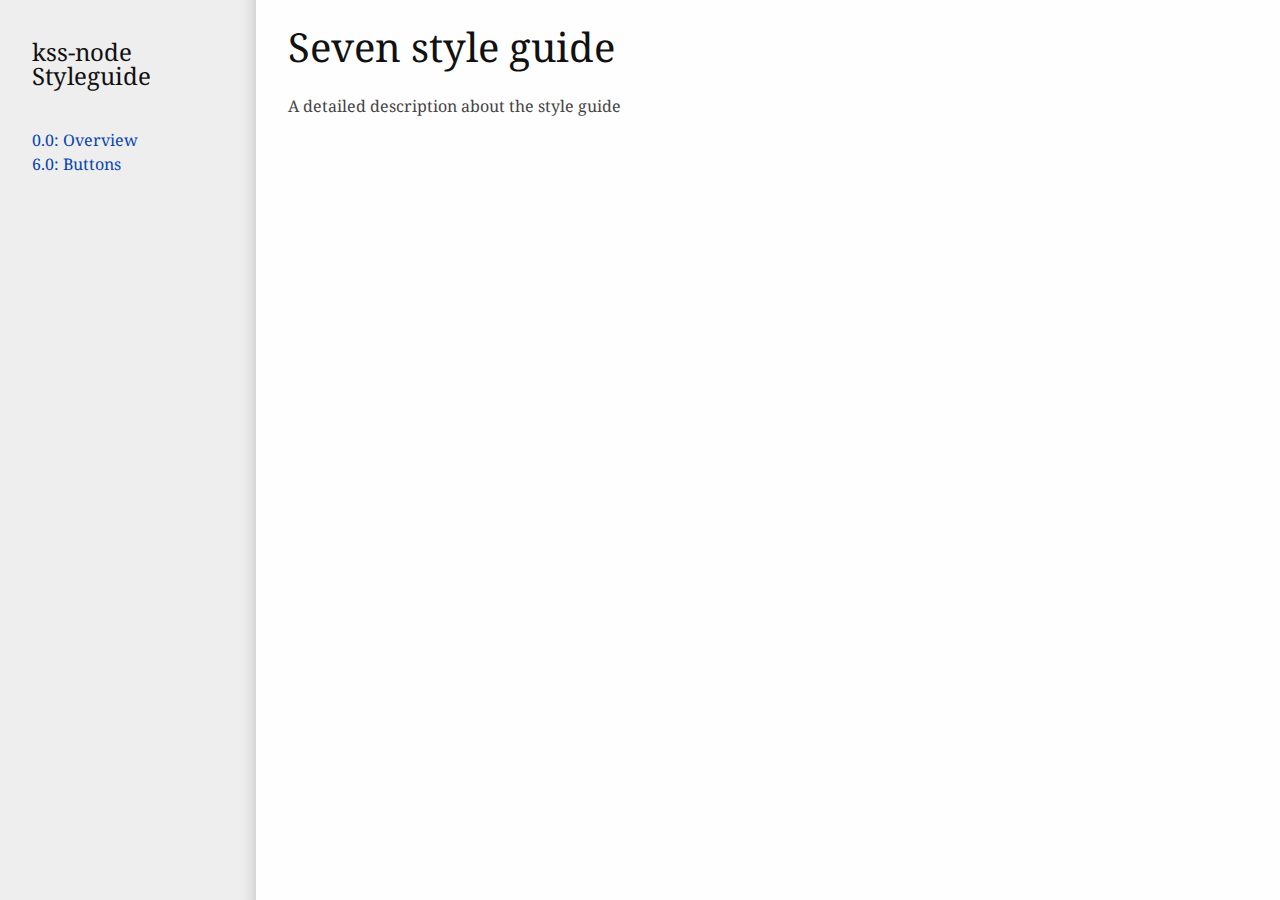
<file: demo/index.html>
<!DOCTYPE html>
<!--[if lt IE 7]> <html class="no-js lt-ie9 lt-ie8 lt-ie7" lang="en"> <![endif]-->
<!--[if IE 7]>    <html class="no-js lt-ie9 lt-ie8" lang="en"> <![endif]-->
<!--[if IE 8]>    <html class="no-js lt-ie9" lang="en"> <![endif]-->
<!--[if gt IE 8]><!--> <html class="no-js" lang="en"> <!--<![endif]-->
<head>
  <meta charset="utf-8">
  <title>KSS: Living Styleguide</title>

  <meta name="description" content="">
  <meta name="generator" content="kss-node" />
  <meta name="viewport" content="width=device-width">

  <link rel="stylesheet" type="text/css" href="http://fonts.googleapis.com/css?family=Droid+Serif">
  <link rel="stylesheet" href="public/kss.css">
  <link rel="stylesheet" href="public/style.css">
</head>
<body><div id="kss-wrapper">

<div id="kss-nav">
  <header id="kss-header">
    <hgroup><h1>kss-node Styleguide</h1></hgroup>
  </header>
  <aside>
    <nav><ul>
      <li><a href="index.html">0.0: Overview</a></li>
    
      <li><a href="section-6.html">6.0: Buttons</a></li>
    
    </ul></nav>
  </aside>
</div>
<div role="main" id="kss-main">
  <article id="kss-content">
  
    <h1>Seven style guide</h1>
<p>A detailed description about the style guide
</p>

  
  </article>
</div>



<!-- SCRIPTS -->
<script src="public/kss.js"></script>
<script src="public/prettify.js"></script>
<script src="http://ajax.googleapis.com/ajax/libs/jquery/1.7.1/jquery.min.js"></script>
<script>
  $(document).ready(function(){
    var sidebarAdjust = function() {
      // Match footer/body height
      var height = Math.max($(window).height(), $('#kss-main').height());

      if ($(window).width() <= 768) {
        $('#kss-main, #kss-nav').height('auto');
      } else {
        $('#kss-main, #kss-nav').height(height);
      }
    };

    $(window).resize(sidebarAdjust);
    $(window).scroll(sidebarAdjust);
    sidebarAdjust();

    // Ensure code blocks are highlighted properly...
    $('pre>code').addClass('prettyprint');
    prettyPrint();
  });
</script>




</div></body>
</html>
</file>
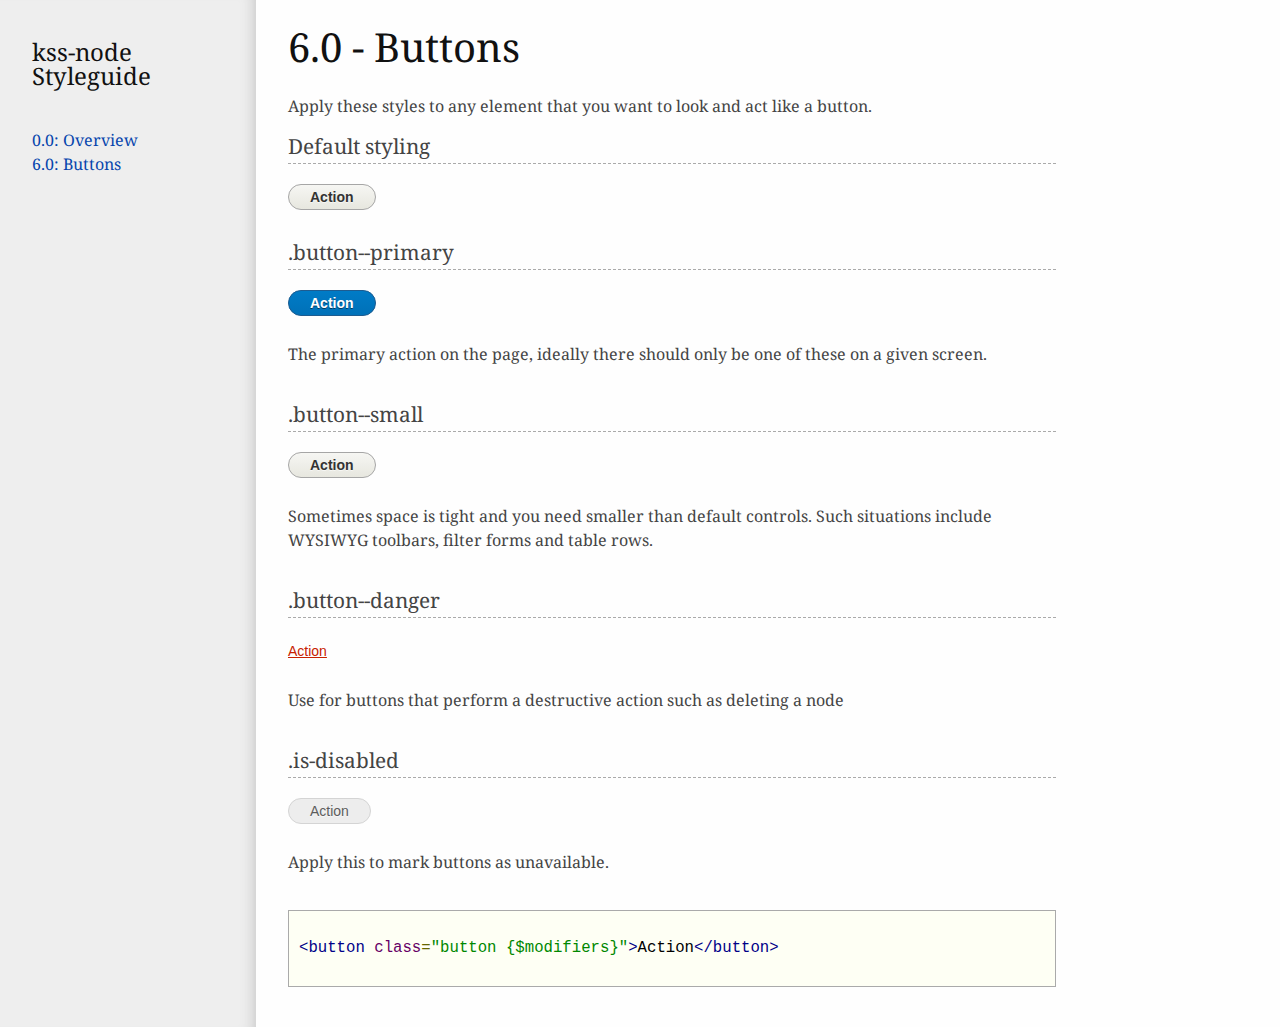
<file: demo/section-6.html>
<!DOCTYPE html>
<!--[if lt IE 7]> <html class="no-js lt-ie9 lt-ie8 lt-ie7" lang="en"> <![endif]-->
<!--[if IE 7]>    <html class="no-js lt-ie9 lt-ie8" lang="en"> <![endif]-->
<!--[if IE 8]>    <html class="no-js lt-ie9" lang="en"> <![endif]-->
<!--[if gt IE 8]><!--> <html class="no-js" lang="en"> <!--<![endif]-->
<head>
  <meta charset="utf-8">
  <title>KSS: Living Styleguide</title>

  <meta name="description" content="">
  <meta name="generator" content="kss-node" />
  <meta name="viewport" content="width=device-width">

  <link rel="stylesheet" type="text/css" href="http://fonts.googleapis.com/css?family=Droid+Serif">
  <link rel="stylesheet" href="public/kss.css">
  <link rel="stylesheet" href="public/style.css">
</head>
<body><div id="kss-wrapper">

<div id="kss-nav">
  <header id="kss-header">
    <hgroup><h1>kss-node Styleguide</h1></hgroup>
  </header>
  <aside>
    <nav><ul>
      <li><a href="index.html">0.0: Overview</a></li>
    
      <li><a href="section-6.html">6.0: Buttons</a></li>
    
    </ul></nav>
  </aside>
</div>
<div role="main" id="kss-main">
  <article id="kss-content">
  

    
    
      

      <h1 class="kss-title"><span class="kss-ref">6.0</span> - Buttons</h1>

      
        <div class="kss-box"><p>Apply these styles to any element that you want to look and act like a button.</p>
</div>
      

      
        
        <div class="kss-mod-list">
        
          <div class="kss-mod-desc-group">
            <div class="kss-mod-name">Default styling</div>
            <div class="kss-mod-example"><button class="button {$modifiers}">Action</button></div>
            <div class="kss-mod-desc"></div>
          </div>
          
        
          <div class="kss-mod-desc-group">
            <div class="kss-mod-name">.button--primary</div>
            <div class="kss-mod-example"><button class="button button--primary">Action</button></div>
            <div class="kss-mod-desc"><p>The primary action on the page, ideally there should only be one of these on a given screen.</p>
</div>
          </div>
        
          <div class="kss-mod-desc-group">
            <div class="kss-mod-name">.button--small</div>
            <div class="kss-mod-example"><button class="button button--small">Action</button></div>
            <div class="kss-mod-desc"><p>Sometimes space is tight and you need smaller than default controls. Such situations include WYSIWYG toolbars, filter forms and table rows.</p>
</div>
          </div>
        
          <div class="kss-mod-desc-group">
            <div class="kss-mod-name">.button--danger</div>
            <div class="kss-mod-example"><button class="button button--danger">Action</button></div>
            <div class="kss-mod-desc"><p>Use for buttons that perform a destructive action such as deleting a node</p>
</div>
          </div>
        
          <div class="kss-mod-desc-group">
            <div class="kss-mod-name">.is-disabled</div>
            <div class="kss-mod-example"><button class="button is-disabled">Action</button></div>
            <div class="kss-mod-desc"><p>Apply this to mark buttons as unavailable.</p>
</div>
          </div>
        
        
        </div>
        
        <div class="kss-markup">
          <pre class="prettyprint lang-html">&lt;button class=&quot;button {$modifiers}&quot;&gt;Action&lt;/button&gt;</pre>
        </div>
        
      

      
    
  
  </article>
</div>



<!-- SCRIPTS -->
<script src="public/kss.js"></script>
<script src="public/prettify.js"></script>
<script src="http://ajax.googleapis.com/ajax/libs/jquery/1.7.1/jquery.min.js"></script>
<script>
  $(document).ready(function(){
    var sidebarAdjust = function() {
      // Match footer/body height
      var height = Math.max($(window).height(), $('#kss-main').height());

      if ($(window).width() <= 768) {
        $('#kss-main, #kss-nav').height('auto');
      } else {
        $('#kss-main, #kss-nav').height(height);
      }
    };

    $(window).resize(sidebarAdjust);
    $(window).scroll(sidebarAdjust);
    sidebarAdjust();

    // Ensure code blocks are highlighted properly...
    $('pre>code').addClass('prettyprint');
    prettyPrint();
  });
</script>




</div></body>
</html>
</file>
<file: demo/public/kss.css>
html{font-size:100%;overflow-y:scroll;-webkit-text-size-adjust:100%;-ms-text-size-adjust:100%}body{color:#444;background:#fefefe;font-family:'Droid Serif',Georgia,Palatino,'Palatino Linotype',Times,'Times New Roman',serif;font-size:12px;line-height:1.5em;padding:1em;max-width:52em}a{color:#0645ad;text-decoration:none}a:visited{color:#0b0080}a:hover{color:#06e}a:active{color:#faa700}a:focus{outline:dotted thin}a:active,a:hover{outline:0}a::-moz-selection,a::selection{background:rgba(255,255,0,.3);color:#0645ad}::-moz-selection,::selection{background:rgba(255,255,0,.3);color:#444}p{margin:1em 0}h1,h2,h3,h4,h5,h6{font-family:'Droid Serif',Georgia,Palatino,'Palatino Linotype',Times,'Times New Roman',serif;color:#111;font-weight:400;line-height:1em}h4,h5,h6{font-weight:700}h1{font-size:2.5em}h2{font-size:2em}h3{font-size:1.5em}h4{font-size:1.2em}h5{font-size:1em}h6{font-size:.9em}blockquote{color:#666;margin:0;padding-left:1.5em;border-left:.5em #d8d8d8 solid}hr{display:block;height:2px;border:0;border-top:1px solid #ddd;border-bottom:1px solid #e5e5e5;margin:1em 0;padding:0}code,kbd,pre,samp{font-family:Monaco,'Ubuntu Mono','Lucida Console','Courier New',Courier,monospace;color:#2b2b2b;font-size:.98em}pre{white-space:pre;white-space:pre-wrap;word-wrap:break-word}b,strong{font-weight:700}dfn,em,mark{font-style:italic}ins{background:#ff9;color:#111;text-decoration:none}mark{background:#ff0;color:#111;font-weight:700}sub,sup{font-size:75%;line-height:0;position:relative;vertical-align:baseline}sup{top:-.5em}sub{bottom:-.25em}ol,ul{margin:1em 0;padding:0 0 0 2em}li p:last-child{margin:0}dd{margin:0 0 0 2em}img{max-width:100%;border:0;-ms-interpolation-mode:bicubic;vertical-align:middle}table{border-collapse:collapse;border-spacing:0}td{vertical-align:top}@media only screen and (min-width:480px){body{font-size:14px}}@media only screen and (min-width:768px){body{font-size:16px}}@media print{*{background:0 0!important;color:#000!important;filter:none!important;-ms-filter:none!important}body{font-size:12pt;max-width:100%}a,a:visited{text-decoration:underline}hr{height:1px;border:0;border-bottom:1px solid #000}a[href]:after{content:" (" attr(href) ")"}abbr[title]:after{content:" (" attr(title) ")"}.ir a:after,a[href^="javascript:"]:after,a[href^="#"]:after{content:""}blockquote,pre{border:1px solid #999;padding-right:1em;page-break-inside:avoid}img,tr{page-break-inside:avoid}img{max-width:100%!important}@page :left{margin:15mm 20mm 15mm 10mm}@page :right{margin:15mm 10mm 15mm 20mm}h2,h3,p{orphans:3;widows:3}h2,h3{page-break-after:avoid}}#kss-nav{width:20%;background-color:#eee;box-shadow:inset -15px 0 15px -15px rgba(45,45,45,.25)}#kss-nav nav>ul{padding:0;margin:2.5em 2em 2em;list-style-type:none}#kss-header h1{font-size:1.5em;margin-top:1.66666667em;margin-left:1.33333333em}#kss-main,#kss-nav{position:absolute;top:0;left:0}#kss-main{padding-left:2.5%;width:77.5%;max-width:48em;left:20%}#kss-content{margin-bottom:40px}.kss-mod-list{width:100%}.kss-mod-name{padding-bottom:5px;margin-bottom:20px;border-bottom:1px dashed #aaa;font-size:1.3em}.kss-mod-example{padding-bottom:10px;display:block}.kss-mod-example>td{display:block}.kss-mod-desc-group{padding-bottom:20px}.kss-markup{padding:10px;border:1px solid #aaa;background-color:#FEFFF4}.kss-depth-1>h1{font-size:2.375em}.kss-depth-2>h1{font-size:2.25em}.kss-depth-3>h1{font-size:2.125em}.kss-depth-4>h1{font-size:2em}.kss-depth-5>h1{font-size:1.875em}.kss-depth-6>h1{font-size:1.75em}.pln{color:#000}@media screen{.str{color:#080}.kwd{color:#008}.com{color:#800}.typ{color:#606}.lit{color:#066}.clo,.opn,.pun{color:#660}.tag{color:#008}.atn{color:#606}.atv{color:#080}.dec,.var{color:#606}.fun{color:red}}@media print,projection{.str{color:#060}.kwd{color:#006;font-weight:700}.com{color:#600;font-style:italic}.typ{color:#404;font-weight:700}.lit{color:#044}.clo,.opn,.pun{color:#440}.tag{color:#006;font-weight:700}.atn{color:#404}.atv{color:#060}}ol.linenums{margin-top:0;margin-bottom:0}li.L0,li.L1,li.L2,li.L3,li.L5,li.L6,li.L7,li.L8{list-style-type:none}li.L1,li.L3,li.L5,li.L7,li.L9{background:#eee}@media screen and (max-width:768px){#kss-main{position:static;width:90%;margin:0 auto;padding-left:0}#kss-nav{position:static;display:block;width:auto;margin:0;background:0;box-shadow:none;border-bottom:1px solid #ddd}#kss-nav nav>ul{margin-top:.5em;margin-bottom:.5em}#kss-nav nav>ul>li{display:inline-block;padding-right:1.5em}#kss-header>hgroup>h1{margin-top:0;margin-bottom:0}}@media screen and (max-width:640px){#kss-github{display:none}}
</file>
<file: demo/public/style.css>
.button{-webkit-box-sizing:border-box;-moz-box-sizing:border-box;box-sizing:border-box;display:inline-block;position:relative;text-align:center;line-height:normal;cursor:pointer;-webkit-appearance:none;-moz-appearance:none;padding:4px 1.5em;border:1px solid #a6a6a6;border-radius:20em;background-color:#f2f1eb;background-image:-webkit-linear-gradient(top,#f6f6f3,#e7e7df);background-image:-moz-linear-gradient(top,#f6f6f3,#e7e7df);background-image:-o-linear-gradient(top,#f6f6f3,#e7e7df);background-image:linear-gradient(to bottom,#f6f6f3,#e7e7df);color:#333;text-decoration:none;text-shadow:0 1px hsla(0,0%,100%,.6);font-weight:600;font-size:14px;font-size:.875rem;-webkit-transition:all .1s;-moz-transition:all .1s;-o-transition:all .1s;transition:all .1s;-webkit-font-smoothing:antialiased}.button:focus,.button:hover{background-color:#f9f8f6;background-image:-webkit-linear-gradient(top,#fcfcfa,#e9e9dd);background-image:-moz-linear-gradient(top,#fcfcfa,#e9e9dd);background-image:-o-linear-gradient(top,#fcfcfa,#e9e9dd);background-image:linear-gradient(to bottom,#fcfcfa,#e9e9dd);color:#1a1a1a;text-decoration:none;outline:0}.button:focus{border:1px solid #3AB2FF;box-shadow:0 0 .5em .1em hsla(203,100%,60%,.7)}.button:hover{box-shadow:0 1px 2px hsla(0,0%,0%,.125)}.button:active{background-color:#dfdfd9;background-image:-webkit-linear-gradient(top,#f6f6f3,#e7e7df);background-image:-moz-linear-gradient(top,#f6f6f3,#e7e7df);background-image:-o-linear-gradient(top,#f6f6f3,#e7e7df);background-image:linear-gradient(to bottom,#f6f6f3,#e7e7df);box-shadow:inset 0 1px 3px hsla(0,0%,0%,.2);-webkit-transition:none;-moz-transition:none;-o-transition:none;transition:none}.button--primary{border-color:#1e5c90;background-color:#0071b8;background-image:-webkit-linear-gradient(top,#007bc6,#0071b8);background-image:-moz-linear-gradient(top,#007bc6,#0071b8);background-image:-o-linear-gradient(top,#007bc6,#0071b8);background-image:linear-gradient(to bottom,#007bc6,#0071b8);color:#fff;text-shadow:0 1px hsla(0,0%,0%,.5);font-weight:700;-webkit-font-smoothing:antialiased}.button--primary:focus,.button--primary:hover{background-color:#2369a6;background-image:-webkit-linear-gradient(top,#0c97ed,#1f86c7);background-image:-moz-linear-gradient(top,#0c97ed,#1f86c7);background-image:-o-linear-gradient(top,#0c97ed,#1f86c7);background-image:linear-gradient(to bottom,#0c97ed,#1f86c7);border-color:#1e5c90;color:#fff}.button--primary:focus{border:1px solid #1280DF}.button--primary:hover{box-shadow:0 1px 2px hsla(203,10%,10%,.25)}.button--primary:active{background-image:-webkit-linear-gradient(top,#08639b,#0071b8);background-image:-moz-linear-gradient(top,#08639b,#0071b8);background-image:-o-linear-gradient(top,#08639b,#0071b8);background-image:linear-gradient(to bottom,#08639b,#0071b8);border-color:#144b78;box-shadow:inset 0 1px 3px hsla(0,0%,0%,.2)}.button-action:before{margin-left:-.2em;padding-right:.2em;font-size:14px;font-size:.875rem;line-height:16px;-webkit-font-smoothing:auto}.no-touch .button--small{font-size:13px;font-size:.813rem;padding:2px 1em}.button.is-disabled,.button.is-disabled:active,.button:disabled,.button:disabled:active{border-color:#d4d4d4;background:#ededed;box-shadow:none;color:#5c5c5c;font-weight:400;cursor:default;text-shadow:0 1px hsla(0,0%,100%,.6)}.link{display:inline;cursor:pointer;padding:0;border:0;background:0 0;-webkit-appearance:none;-moz-appearance:none;color:#0074bd;text-decoration:none}.link:focus,.link:hover{color:#008ee6;text-decoration:underline}.button--danger{display:inline;cursor:pointer;padding:0;border:0;border-radius:0;box-shadow:none;background:0 0;-webkit-appearance:none;-moz-appearance:none;color:#c72100;font-weight:400;text-decoration:underline}.button--danger:active,.button--danger:focus,.button--danger:hover{color:#ff2a00;text-decoration:underline;text-shadow:none;padding:0;border:0;box-shadow:none;background:0 0}.button--danger.is-disabled,.button--danger:disabled{color:#737373;cursor:default;text-decoration:none;-webkit-font-smoothing:antialiased;padding:0;border:0;box-shadow:none;background:0 0}
</file>
